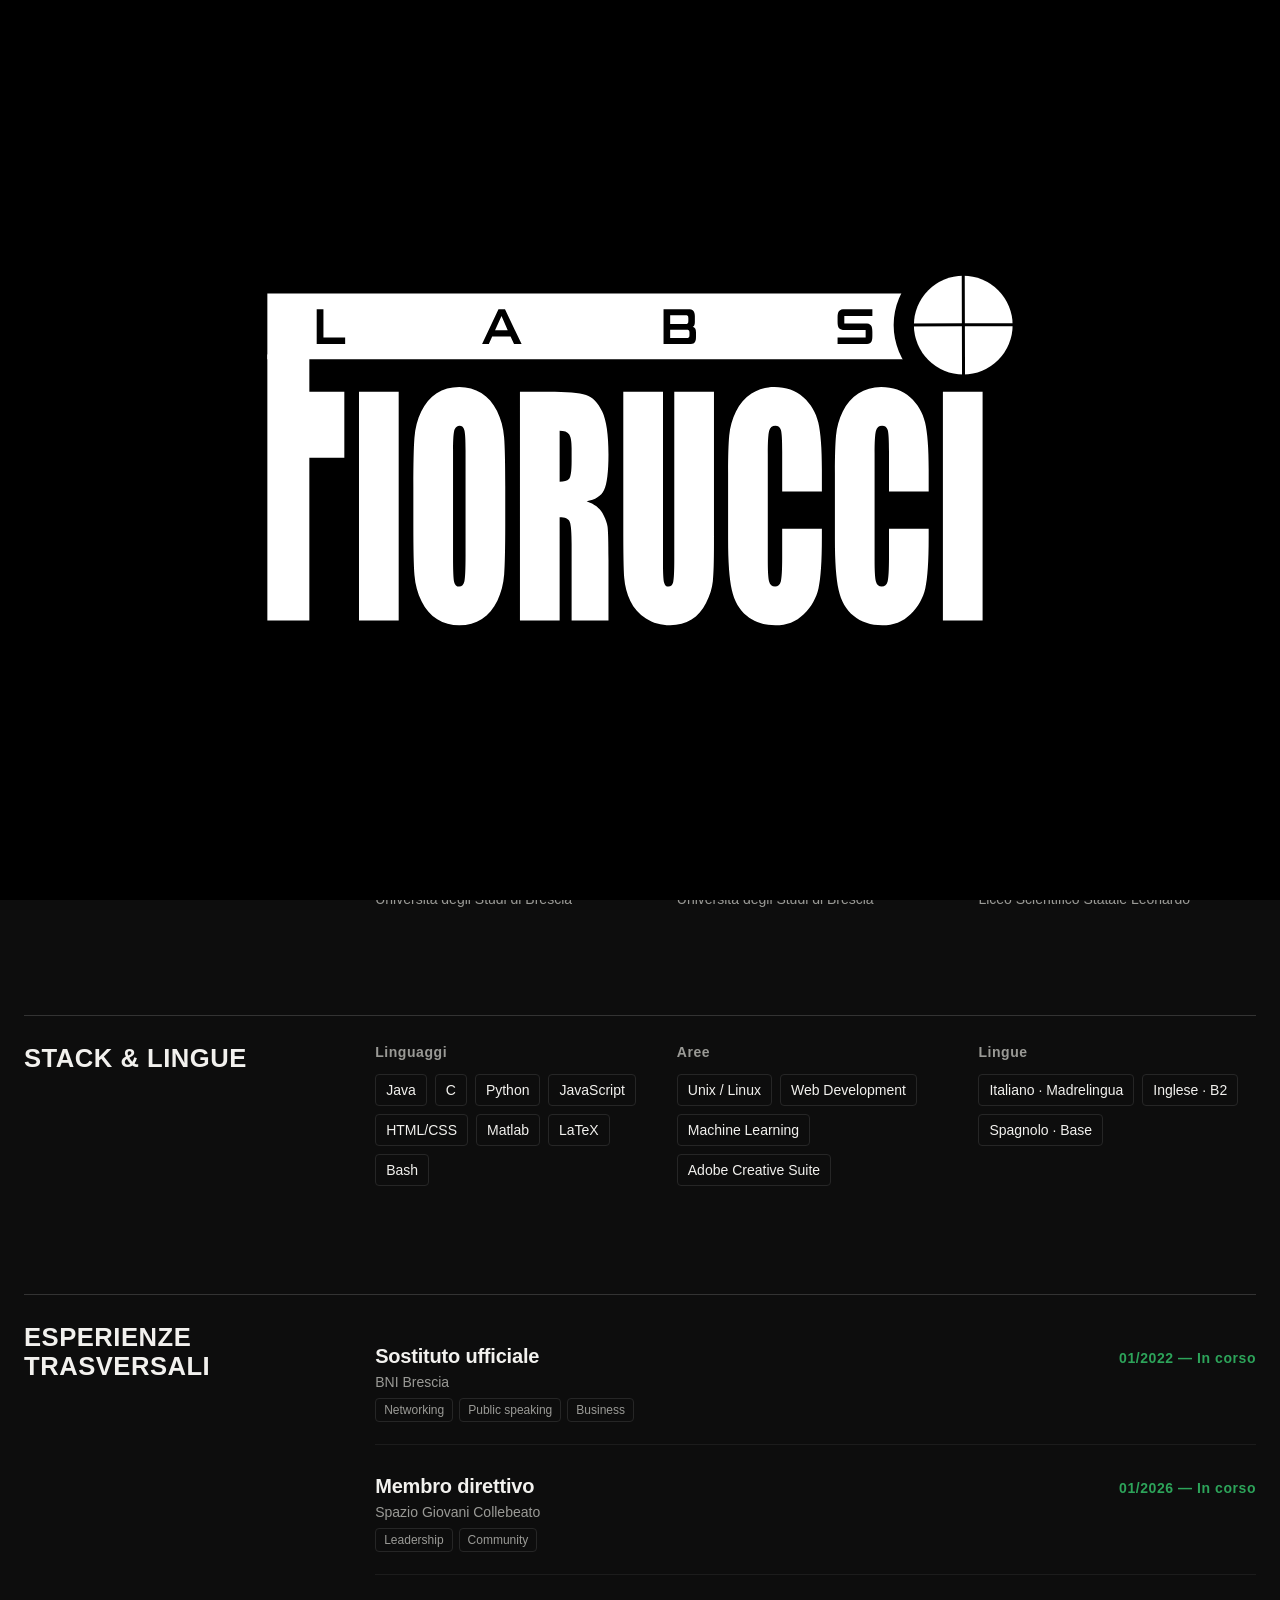
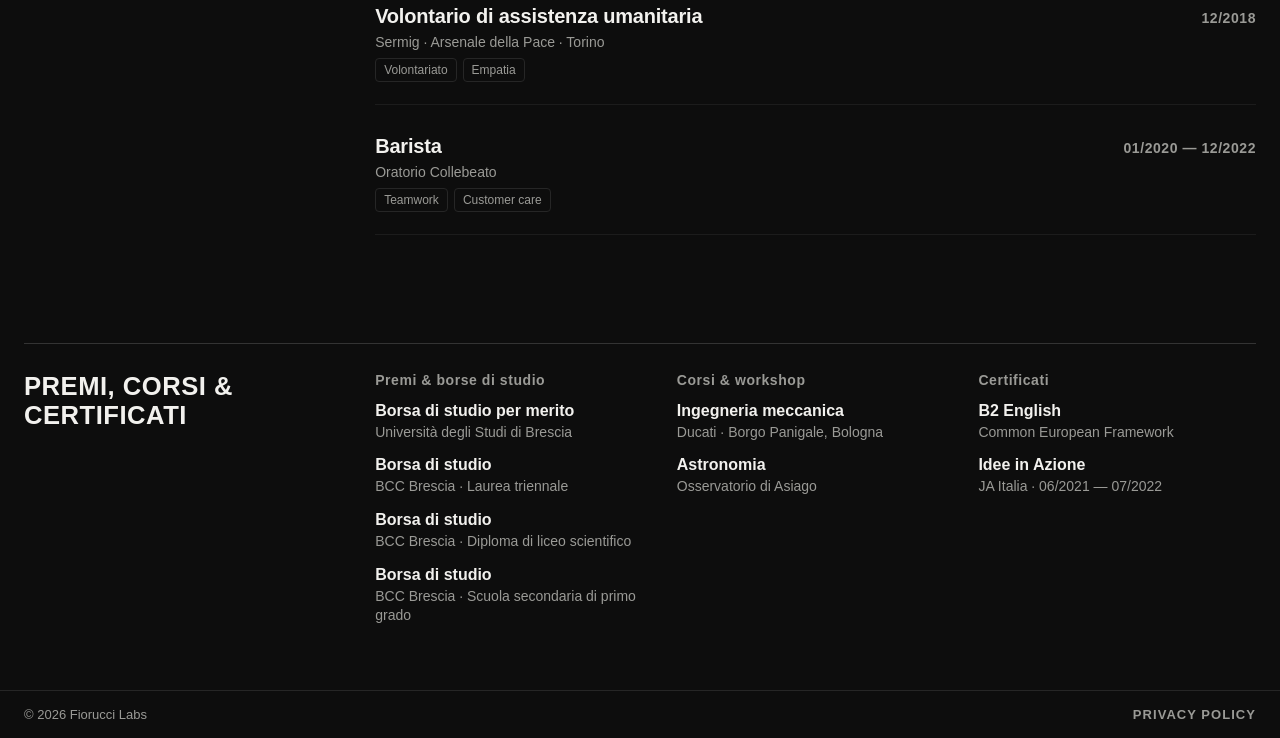
<file: index.html>
<!DOCTYPE html>
<html lang="it">
<head>
<meta charset="utf-8">
<meta name="viewport" content="width=device-width, initial-scale=1">
<title>Gabriele Fiorucci — Percorso | Fiorucci Labs</title>
<meta name="description" content="Esperienza, formazione e competenze di Gabriele Fiorucci, sviluppatore e studente di Ingegneria Informatica a Brescia.">
<link rel="canonical" href="https://gabrielefiorucci03.github.io/">
<link rel="alternate" hreflang="it" href="https://gabrielefiorucci03.github.io/">
<link rel="alternate" hreflang="en" href="https://gabrielefiorucci03.github.io/en/">
<link rel="alternate" hreflang="x-default" href="https://gabrielefiorucci03.github.io/">
<script type="application/ld+json">{"@context":"https://schema.org","@type":"ProfilePage","url":"https://gabrielefiorucci03.github.io/","inLanguage":"it","mainEntity":{"@type":"Person","@id":"https://fioruccilabs.com/#person","name":"Gabriele Fiorucci","url":"https://fioruccilabs.com/"}}</script>
<meta property="og:type" content="website">
<meta property="og:site_name" content="Fiorucci Labs">
<meta property="og:title" content="Gabriele Fiorucci — Percorso | Fiorucci Labs">
<meta property="og:description" content="Esperienza, formazione e competenze di Gabriele Fiorucci, sviluppatore e studente di Ingegneria Informatica a Brescia.">
<meta property="og:url" content="https://gabrielefiorucci03.github.io/">
<meta property="og:image" content="https://fioruccilabs.com/og.png">
<meta property="og:image:width" content="1200">
<meta property="og:image:height" content="630">
<meta property="og:locale" content="it_IT">
<meta property="og:locale:alternate" content="en_US">
<meta name="twitter:card" content="summary_large_image">
<meta name="theme-color" content="#0d0d0d">
<meta name="color-scheme" content="dark">
<link rel="icon" href="/favicon.ico" sizes="32x32">
<link rel="icon" href="/favicon.svg" type="image/svg+xml">
<link rel="icon" href="/favicon-96.png" type="image/png" sizes="96x96">
<link rel="apple-touch-icon" href="/apple-touch-icon.png">
<link rel="stylesheet" href="/site.6a9d0fba7c.css">
<script>(function(r){r.classList.add('js');try{if(!sessionStorage.getItem('fiorucciIntroSeen')&&!matchMedia('(prefers-reduced-motion: reduce)').matches){r.classList.add('intro-pending');setTimeout(function(){r.classList.remove('intro-pending')},4000)}}catch(e){}})(document.documentElement)</script>
<script src="/site.9d725d00a2.js" defer></script>
</head>
<body>
<a class="skip" href="#main">Salta al contenuto</a>
<div class="screen">
  <header class="hdr">
    <a class="logo" href="https://fioruccilabs.com/"><svg viewBox="0 0 102.3 49.1" role="img" aria-label="Fiorucci Labs"><defs><clipPath id="fllogom"><path clip-rule="evenodd" d="M-20 -20H122.3V69.1H-20ZM85.29299999999999 7.678A9.37 9.37 0 1 0 104.033 7.678A9.37 9.37 0 1 0 85.29299999999999 7.678ZM7.631 10.246 L11.461 10.246 L11.461 9.367 L8.538 9.367 L8.538 5.568 L7.631 5.568 ZM29.894 10.246 L30.801 10.246 L31.254 9.222 L33.725 9.222 L34.193 10.246 L35.213 10.246 L32.977 5.568 L32.100 5.568 Z M31.639 8.378 L32.508 6.475 L33.347 8.378 ZM54.318 10.246 L57.808 10.246 C58.405 10.246 58.685 9.992 58.685 9.339 L58.685 8.632 C58.685 8.233 58.549 7.998 58.247 7.916 C58.443 7.835 58.534 7.617 58.534 7.254 L58.534 6.475 C58.534 5.822 58.254 5.568 57.657 5.568 L54.318 5.568 Z M55.210 9.439 L57.401 9.439 C57.680 9.439 57.808 9.376 57.808 9.067 L57.808 8.687 C57.808 8.378 57.680 8.315 57.401 8.315 L55.210 8.315 Z M55.210 7.526 L57.249 7.526 C57.529 7.526 57.657 7.463 57.657 7.155 L57.657 6.747 C57.657 6.438 57.529 6.375 57.249 6.375 L55.210 6.375 ZM77.745 10.246 L81.462 10.246 C82.195 10.246 82.429 10.019 82.429 9.140 L82.429 8.578 C82.429 7.699 82.195 7.472 81.462 7.472 L78.652 7.472 L78.652 6.448 L82.429 6.448 L82.429 5.568 L78.712 5.568 C77.980 5.568 77.745 5.795 77.745 6.674 L77.745 7.236 C77.745 8.116 77.980 8.342 78.712 8.342 L81.523 8.342 L81.523 9.367 L77.745 9.367 Z"></path></clipPath><clipPath id="fllogoc"><rect x="-20" y="11.6" width="142.3" height="37.6"></rect></clipPath><clipPath id="fllogod"><path clip-rule="evenodd" d="M-20 -20H122.3V69.1H-20ZM94.466 -0.322L94.870 -0.322L94.882 7.448L102.663 7.436L102.663 7.840L94.882 7.852L94.894 15.678L94.490 15.678L94.478 7.852L86.663 7.864L86.663 7.460L94.478 7.448Z"></path></clipPath></defs><g clip-path="url(#fllogom)"><path d="M0.989 3.444H90.025V12.27H0.989Z" fill="#fff" transform="translate(0.989 0) scale(1 1) translate(-0.989 0)"></path></g><g fill="#fff" fill-rule="evenodd" opacity="0" display="none"><path d="M0.997 0 L4.827 0 L4.827 -0.879 L1.904 -0.879 L1.904 -4.678 L0.997 -4.678 Z" transform="translate(6.634 10.246)"></path><path d="M0.249 0 L1.156 0 L1.609 -1.024 L4.08 -1.024 L4.548 0 L5.568 0 L3.332 -4.678 L2.455 -4.678 Z M1.994 -1.868 L2.863 -3.771 L3.702 -1.868 Z" transform="translate(29.645 10.246)"></path><path d="M0.997 0 L4.487 0 C5.084 0 5.364 -0.254 5.364 -0.907 L5.364 -1.614 C5.364 -2.013 5.228 -2.248 4.926 -2.33 C5.122 -2.411 5.213 -2.629 5.213 -2.992 L5.213 -3.771 C5.213 -4.424 4.933 -4.678 4.336 -4.678 L0.997 -4.678 Z M1.889 -0.807 L4.08 -0.807 C4.359 -0.807 4.487 -0.87 4.487 -1.179 L4.487 -1.559 C4.487 -1.868 4.359 -1.931 4.08 -1.931 L1.889 -1.931 Z M1.889 -2.72 L3.928 -2.72 C4.208 -2.72 4.336 -2.783 4.336 -3.091 L4.336 -3.499 C4.336 -3.808 4.208 -3.871 3.928 -3.871 L1.889 -3.871 Z" transform="translate(53.321 10.246)"></path><path d="M0.755 0 L4.472 0 C5.205 0 5.439 -0.227 5.439 -1.106 L5.439 -1.668 C5.439 -2.547 5.205 -2.774 4.472 -2.774 L1.662 -2.774 L1.662 -3.798 L5.439 -3.798 L5.439 -4.678 L1.722 -4.678 C0.99 -4.678 0.755 -4.451 0.755 -3.572 L0.755 -3.01 C0.755 -2.13 0.99 -1.904 1.722 -1.904 L4.533 -1.904 L4.533 -0.879 L0.755 -0.879 Z" transform="translate(76.99 10.246)"></path></g><g clip-path="url(#fllogoc)" fill="#fff"><path d="M0.989 11.6V47.449H6.642V25.548H11.351V16.642H6.642V11.6Z" transform="translate(0 0)"></path><path d="M18.668 16.642H13.325V47.448H18.668Z" transform="translate(0 0)"></path><path d="M20.787 22.854C20.69 24.141 20.641 26.332 20.641 29.425L20.641 34.693C20.641 37.863 20.692 40.081 20.793 41.349C20.895 42.617 21.213 43.79 21.746 44.868C22.279 45.946 22.984 46.754 23.861 47.292C24.737 47.831 25.725 48.101 26.826 48.101C27.986 48.101 29.002 47.815 29.874 47.245C30.746 46.674 31.438 45.857 31.95 44.792C32.462 43.727 32.768 42.551 32.865 41.264C32.962 39.977 33.011 37.786 33.011 34.693L33.011 29.425C33.011 26.256 32.96 24.037 32.858 22.769C32.757 21.501 32.439 20.328 31.906 19.251C31.372 18.173 30.668 17.365 29.791 16.826C28.915 16.287 27.927 16.017 26.826 16.017C25.666 16.017 24.65 16.303 23.778 16.873C22.906 17.444 22.214 18.262 21.702 19.327C21.189 20.392 20.885 21.567 20.787 22.854M25.984 24.579C25.984 22.995 26.058 22.041 26.207 21.718C26.356 21.395 26.571 21.233 26.852 21.233C27.183 21.233 27.402 21.433 27.509 21.832C27.615 22.231 27.668 23.147 27.668 24.579L27.668 38.721C27.668 40.534 27.617 41.681 27.515 42.162C27.413 42.644 27.179 42.885 26.813 42.885C26.456 42.885 26.228 42.676 26.13 42.257C26.033 41.839 25.984 40.737 25.984 38.95Z" transform="translate(0 0)"></path><path d="M38.768 16.642L34.99 16.642L34.99 47.449L40.333 47.449L40.333 33.567C41.063 33.567 41.514 33.763 41.687 34.156C41.859 34.549 41.945 35.57 41.945 37.218L41.945 47.449L46.907 47.449L46.907 39.331C46.907 36.847 46.863 35.329 46.774 34.778C46.685 34.227 46.459 33.622 46.095 32.963C45.732 32.304 45.022 31.778 43.965 31.385C45.132 31.22 45.914 30.725 46.311 29.899C46.708 29.074 46.907 27.461 46.907 25.061C46.907 22.433 46.626 20.518 46.064 19.318C45.502 18.118 44.775 17.372 43.883 17.08C42.992 16.788 41.286 16.642 38.768 16.642M40.333 21.912C40.946 21.912 41.367 22.065 41.598 22.371C41.829 22.676 41.945 23.319 41.945 24.299L41.945 25.998C41.945 27.36 41.825 28.165 41.586 28.413C41.346 28.661 40.929 28.785 40.333 28.785Z" transform="translate(0 0)"></path><path d="M54.244 16.642L48.901 16.642L48.901 34.874C48.901 38.35 48.943 40.631 49.028 41.716C49.112 42.801 49.387 43.831 49.851 44.808C50.316 45.785 51.018 46.578 51.956 47.187C52.893 47.796 53.975 48.101 55.201 48.101C56.308 48.101 57.269 47.843 58.084 47.33C58.9 46.816 59.557 46.061 60.055 45.065C60.554 44.069 60.854 43.099 60.955 42.153C61.057 41.208 61.107 39.568 61.107 37.234L61.107 16.642L55.765 16.642L55.765 39.345C55.765 40.88 55.716 41.854 55.62 42.266C55.524 42.679 55.308 42.885 54.973 42.885C54.679 42.885 54.484 42.698 54.388 42.323C54.292 41.949 54.244 41.09 54.244 39.745Z" transform="translate(0 0)"></path><path d="M63.161 22.531C63.059 23.641 63.009 25.305 63.009 27.523L63.009 36.518C63.009 39.536 63.173 41.796 63.503 43.299C63.833 44.801 64.506 45.977 65.521 46.826C66.535 47.676 67.825 48.101 69.39 48.101C70.896 48.101 72.162 47.599 73.19 46.597C74.217 45.594 74.881 44.426 75.181 43.093C75.482 41.76 75.632 39.501 75.632 36.315L75.632 35.115L70.289 35.115L70.289 38.981C70.289 40.669 70.228 41.742 70.105 42.199C69.983 42.656 69.723 42.885 69.326 42.885C68.913 42.885 68.647 42.657 68.528 42.2C68.41 41.745 68.351 40.769 68.351 39.273L68.351 24.978C68.351 23.419 68.41 22.406 68.528 21.937C68.647 21.468 68.925 21.233 69.365 21.233C69.753 21.233 70.004 21.427 70.118 21.813C70.232 22.199 70.289 23.172 70.289 24.73L70.289 30.089L75.632 30.089L75.632 27.161C75.632 24.283 75.471 22.163 75.15 20.8C74.828 19.437 74.156 18.299 73.132 17.387C72.109 16.474 70.811 16.017 69.238 16.017C68.079 16.017 67.053 16.312 66.161 16.902C65.269 17.492 64.571 18.3 64.068 19.327C63.565 20.354 63.262 21.422 63.161 22.531" transform="translate(0 0)"></path><path d="M77.537 22.531C77.435 23.641 77.385 25.305 77.385 27.523L77.385 36.518C77.385 39.536 77.549 41.796 77.879 43.299C78.209 44.801 78.881 45.977 79.897 46.826C80.911 47.676 82.201 48.101 83.766 48.101C85.271 48.101 86.538 47.599 87.566 46.597C88.593 45.594 89.257 44.426 89.557 43.093C89.857 41.76 90.008 39.501 90.008 36.315L90.008 35.115L84.665 35.115L84.665 38.981C84.665 40.669 84.604 41.742 84.481 42.199C84.359 42.656 84.099 42.885 83.702 42.885C83.289 42.885 83.023 42.657 82.904 42.2C82.786 41.745 82.727 40.769 82.727 39.273L82.727 24.978C82.727 23.419 82.786 22.406 82.904 21.937C83.023 21.468 83.301 21.233 83.741 21.233C84.129 21.233 84.38 21.427 84.494 21.813C84.608 22.199 84.665 23.172 84.665 24.73L84.665 30.089L90.008 30.089L90.008 27.161C90.008 24.283 89.847 22.163 89.526 20.8C89.204 19.437 88.532 18.299 87.508 17.387C86.485 16.474 85.187 16.017 83.614 16.017C82.455 16.017 81.429 16.312 80.537 16.902C79.645 17.492 78.947 18.3 78.444 19.327C77.941 20.354 77.638 21.422 77.537 22.531" transform="translate(0 0)"></path><path d="M97.266 16.642H91.923V47.448H97.266Z" transform="translate(0 0)"></path></g><g transform="translate(94.663 7.678) scale(1) translate(-94.663 -7.678)"><circle cx="94.663" cy="7.678" r="6.646" fill="#fff" clip-path="url(#fllogod)"></circle></g></svg></a>
    <div class="hdr-desk" data-desk>
      <nav class="nav"><a href="https://fioruccilabs.com/lavori/">LAVORI</a><a href="https://fioruccilabs.com/progetti/">PROGETTI</a><a href="https://fioruccilabs.com/contatti/">CONTATTI</a></nav>
      <details class="dd lang">
        <summary><span class="sr-only">Lingua: </span><span>IT</span><span class="caret" aria-hidden="true">▼</span></summary>
        <div class="dd-menu"><a class="lang-opt" href="/en/" hreflang="en" lang="en"><span>English</span><span class="code">EN</span></a><a class="lang-opt" href="/" hreflang="it" lang="it" aria-current="true"><span>Italiano</span><span class="code">IT</span></a></div>
      </details>
    </div>
    <details class="dd mm" data-mob>
      <summary><span class="sr-only">Menu · Lingua: </span><span>IT</span><span class="burger" aria-hidden="true"><span></span><span></span><span></span></span></summary>
      <div class="dd-menu">
        <nav class="mm-nav"><a href="https://fioruccilabs.com/lavori/">LAVORI</a><a href="https://fioruccilabs.com/progetti/">PROGETTI</a><a href="https://fioruccilabs.com/contatti/">CONTATTI</a></nav>
        <div class="mm-sep"></div>
        <div aria-label="Lingua"><a class="lang-opt" href="/en/" hreflang="en" lang="en"><span>English</span><span class="code">EN</span></a><a class="lang-opt" href="/" hreflang="it" lang="it" aria-current="true"><span>Italiano</span><span class="code">IT</span></a></div>
        <div class="mm-sep"></div>
        <a class="mm-pv" href="https://fioruccilabs.com/privacy/">PRIVACY POLICY</a>
        <span class="mm-copy">© 2026 Fiorucci Labs</span>
      </div>
    </details>
  </header>
  <main id="main">
    <section class="sec about">
      <div class="ab-top"><div>
        <div class="ab-id"><img class="ab-photo" src="/gabriele-fiorucci.webp" width="120" height="120" alt="Foto di Gabriele Fiorucci"><h1 class="big">Gabriele Fiorucci</h1></div>
        <div class="ab-links"><a href="mailto:info@fioruccilabs.com">EMAIL ↗</a><a href="https://github.com/GabrieleFiorucci03" target="_blank" rel="noopener">GITHUB ↗</a><a href="https://linkedin.com/in/gabriele-fiorucci-063081251" target="_blank" rel="noopener">LINKEDIN ↗</a></div>
      </div></div>
      <div class="ab-sec">
        <h2>ESPERIENZA</h2>
        <div class="ab-body rows"><div class="row"><div class="who"><span class="role">Sviluppatore freelance</span><span class="org">Programmazione · Brescia, Italia</span></div><span class="date now">06/2024 — In corso</span></div><div class="row"><div class="who"><span class="role">STEM Tutor</span><span class="org">Tutoring · Brescia, Italia</span></div><span class="date now">06/2022 — In corso</span></div><div class="row"><div class="who"><span class="role">Tipografo</span><span class="org">Tipografia Fiorucci · Collebeato, Italia</span></div><span class="date now">01/2018 — In corso</span></div></div>
      </div>
      <div class="ab-sec">
        <h2>FORMAZIONE</h2>
        <div class="ab-body"><div class="ab-grid"><div class="edu"><span class="role">Laurea magistrale</span><span class="date now">09/2025 — In corso</span><span class="field">Ingegneria Informatica</span><span class="org">Università degli Studi di Brescia</span></div><div class="edu"><span class="role">Laurea triennale</span><span class="date">09/2022 — 10/2025</span><span class="field">Ingegneria Informatica</span><span class="org">Università degli Studi di Brescia</span></div><div class="edu"><span class="role">Diploma di maturità</span><span class="date">09/2017 — 07/2022</span><span class="field">Liceo scientifico</span><span class="org">Liceo Scientifico Statale Leonardo</span></div></div></div>
      </div>
      <div class="ab-sec">
        <h2>STACK & LINGUE</h2>
        <div class="ab-body"><div class="ab-grid"><div class="grp-col"><span class="lbl">Linguaggi</span><div class="chips"><span>Java</span><span>C</span><span>Python</span><span>JavaScript</span><span>HTML/CSS</span><span>Matlab</span><span>LaTeX</span><span>Bash</span></div></div><div class="grp-col"><span class="lbl">Aree</span><div class="chips"><span>Unix / Linux</span><span>Web Development</span><span>Machine Learning</span><span>Adobe Creative Suite</span></div></div><div class="grp-col"><span class="lbl">Lingue</span><div class="chips"><span>Italiano · Madrelingua</span><span>Inglese · B2</span><span>Spagnolo · Base</span></div></div></div></div>
      </div>
      <div class="ab-sec">
        <h2>ESPERIENZE TRASVERSALI</h2>
        <div class="ab-body rows"><div class="row"><div class="who"><span class="role">Sostituto ufficiale</span><span class="org">BNI Brescia</span></div><span class="date now">01/2022 — In corso</span><div class="row-tags"><span>Networking</span><span>Public speaking</span><span>Business</span></div></div><div class="row"><div class="who"><span class="role">Membro direttivo</span><span class="org">Spazio Giovani Collebeato</span></div><span class="date now">01/2026 — In corso</span><div class="row-tags"><span>Leadership</span><span>Community</span></div></div><div class="row"><div class="who"><span class="role">Volontario di assistenza umanitaria</span><span class="org">Sermig · Arsenale della Pace · Torino</span></div><span class="date">12/2018</span><div class="row-tags"><span>Volontariato</span><span>Empatia</span></div></div><div class="row"><div class="who"><span class="role">Barista</span><span class="org">Oratorio Collebeato</span></div><span class="date">01/2020 — 12/2022</span><div class="row-tags"><span>Teamwork</span><span>Customer care</span></div></div></div>
      </div>
      <div class="ab-sec">
        <h2>PREMI, CORSI & CERTIFICATI</h2>
        <div class="ab-body"><div class="ab-grid"><div class="grp-col"><span class="lbl">Premi &amp; borse di studio</span><div class="award"><span class="t">Borsa di studio per merito</span><span class="d">Università degli Studi di Brescia</span></div><div class="award"><span class="t">Borsa di studio</span><span class="d">BCC Brescia · Laurea triennale</span></div><div class="award"><span class="t">Borsa di studio</span><span class="d">BCC Brescia · Diploma di liceo scientifico</span></div><div class="award"><span class="t">Borsa di studio</span><span class="d">BCC Brescia · Scuola secondaria di primo grado</span></div></div><div class="grp-col"><span class="lbl">Corsi &amp; workshop</span><div class="award"><span class="t">Ingegneria meccanica</span><span class="d">Ducati · Borgo Panigale, Bologna</span></div><div class="award"><span class="t">Astronomia</span><span class="d">Osservatorio di Asiago</span></div></div><div class="grp-col"><span class="lbl">Certificati</span><div class="award"><span class="t">B2 English</span><span class="d">Common European Framework</span></div><div class="award"><span class="t">Idee in Azione</span><span class="d">JA Italia · 06/2021 — 07/2022</span></div></div></div></div>
      </div>
    </section>
  </main>
</div>
<footer class="ftr" data-desk>
  <span>© 2026 Fiorucci Labs</span>
  <a href="https://fioruccilabs.com/privacy/">PRIVACY POLICY</a>
</footer>
</body>
</html>
</file>
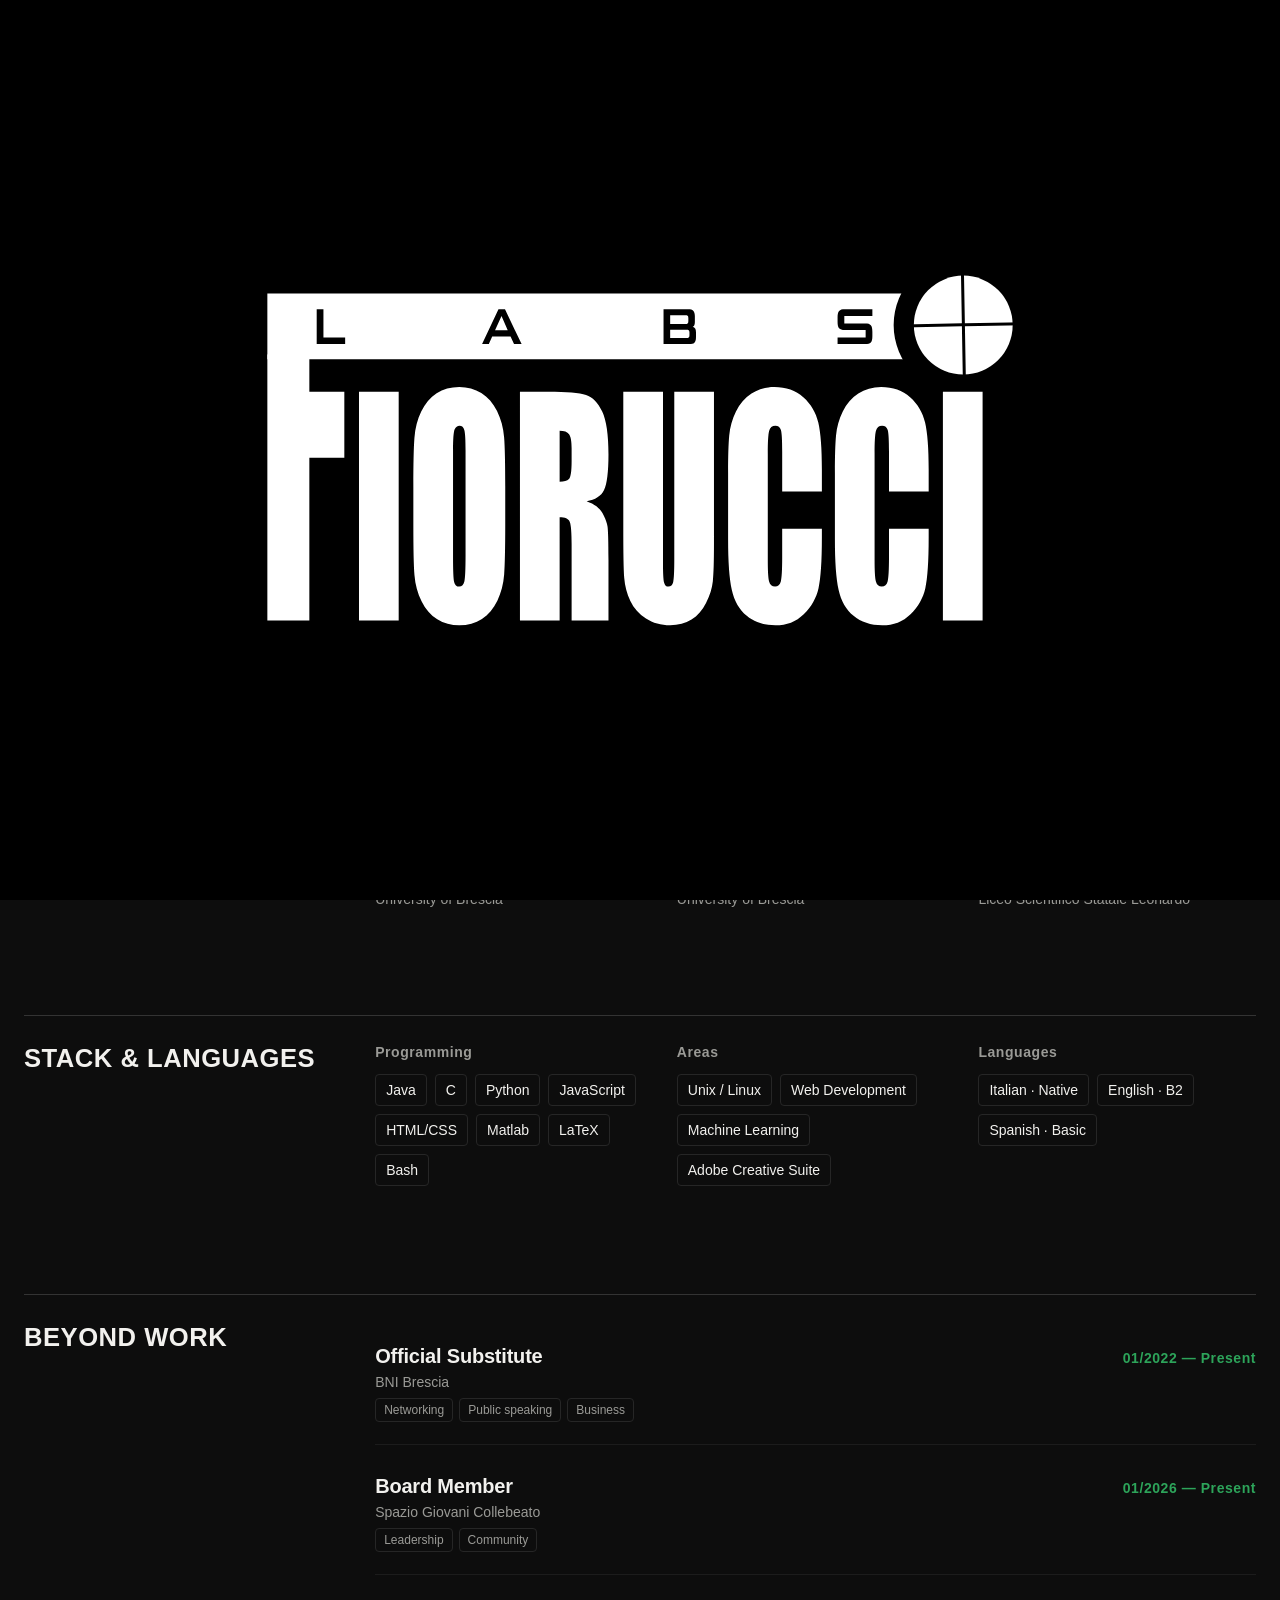
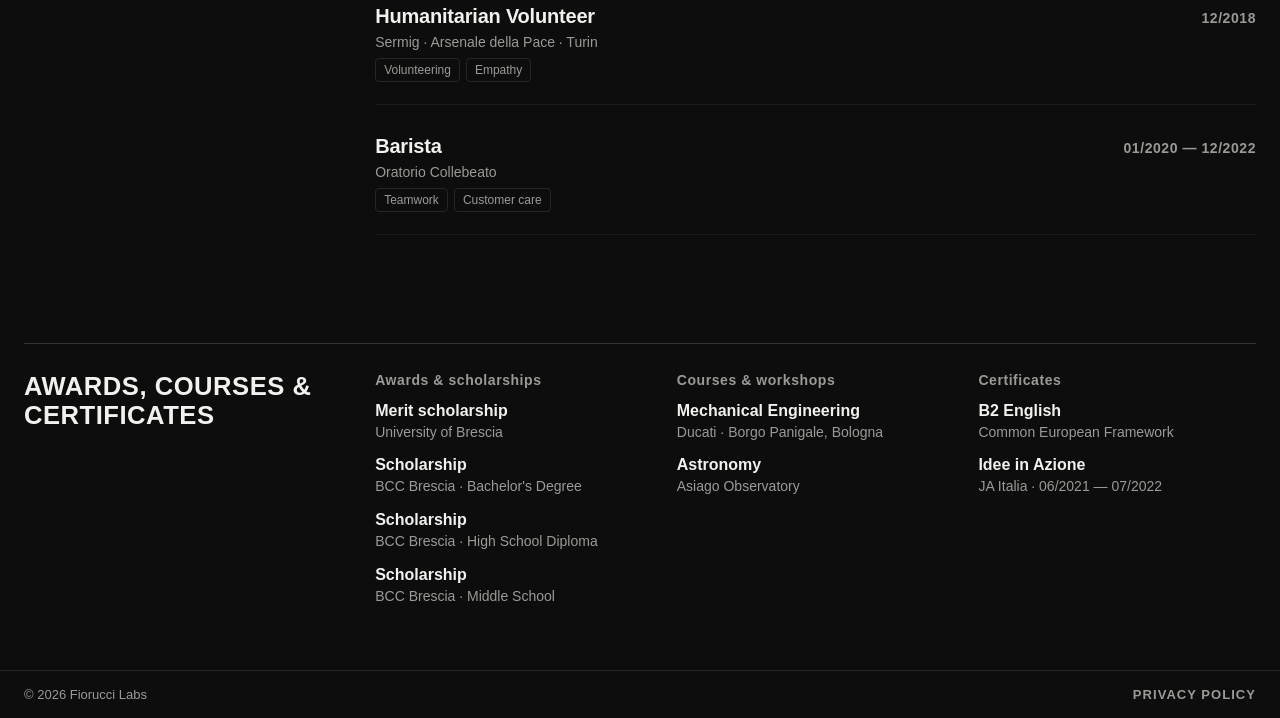
<file: en/index.html>
<!DOCTYPE html>
<html lang="en">
<head>
<meta charset="utf-8">
<meta name="viewport" content="width=device-width, initial-scale=1">
<title>Gabriele Fiorucci — About | Fiorucci Labs</title>
<meta name="description" content="Experience, education and skills of Gabriele Fiorucci, software developer and computer engineering student in Brescia, Italy.">
<link rel="canonical" href="https://gabrielefiorucci03.github.io/en/">
<link rel="alternate" hreflang="it" href="https://gabrielefiorucci03.github.io/">
<link rel="alternate" hreflang="en" href="https://gabrielefiorucci03.github.io/en/">
<link rel="alternate" hreflang="x-default" href="https://gabrielefiorucci03.github.io/">
<script type="application/ld+json">{"@context":"https://schema.org","@type":"ProfilePage","url":"https://gabrielefiorucci03.github.io/en/","inLanguage":"en","mainEntity":{"@type":"Person","@id":"https://fioruccilabs.com/#person","name":"Gabriele Fiorucci","url":"https://fioruccilabs.com/"}}</script>
<meta property="og:type" content="website">
<meta property="og:site_name" content="Fiorucci Labs">
<meta property="og:title" content="Gabriele Fiorucci — About | Fiorucci Labs">
<meta property="og:description" content="Experience, education and skills of Gabriele Fiorucci, software developer and computer engineering student in Brescia, Italy.">
<meta property="og:url" content="https://gabrielefiorucci03.github.io/en/">
<meta property="og:image" content="https://fioruccilabs.com/og.png">
<meta property="og:image:width" content="1200">
<meta property="og:image:height" content="630">
<meta property="og:locale" content="en_US">
<meta property="og:locale:alternate" content="it_IT">
<meta name="twitter:card" content="summary_large_image">
<meta name="theme-color" content="#0d0d0d">
<meta name="color-scheme" content="dark">
<link rel="icon" href="/favicon.ico" sizes="32x32">
<link rel="icon" href="/favicon.svg" type="image/svg+xml">
<link rel="icon" href="/favicon-96.png" type="image/png" sizes="96x96">
<link rel="apple-touch-icon" href="/apple-touch-icon.png">
<link rel="stylesheet" href="/site.6a9d0fba7c.css">
<script>(function(r){r.classList.add('js');try{if(!sessionStorage.getItem('fiorucciIntroSeen')&&!matchMedia('(prefers-reduced-motion: reduce)').matches){r.classList.add('intro-pending');setTimeout(function(){r.classList.remove('intro-pending')},4000)}}catch(e){}})(document.documentElement)</script>
<script src="/site.9d725d00a2.js" defer></script>
</head>
<body>
<a class="skip" href="#main">Skip to content</a>
<div class="screen">
  <header class="hdr">
    <a class="logo" href="https://fioruccilabs.com/en/"><svg viewBox="0 0 102.3 49.1" role="img" aria-label="Fiorucci Labs"><defs><clipPath id="fllogom"><path clip-rule="evenodd" d="M-20 -20H122.3V69.1H-20ZM85.29299999999999 7.678A9.37 9.37 0 1 0 104.033 7.678A9.37 9.37 0 1 0 85.29299999999999 7.678ZM7.631 10.246 L11.461 10.246 L11.461 9.367 L8.538 9.367 L8.538 5.568 L7.631 5.568 ZM29.894 10.246 L30.801 10.246 L31.254 9.222 L33.725 9.222 L34.193 10.246 L35.213 10.246 L32.977 5.568 L32.100 5.568 Z M31.639 8.378 L32.508 6.475 L33.347 8.378 ZM54.318 10.246 L57.808 10.246 C58.405 10.246 58.685 9.992 58.685 9.339 L58.685 8.632 C58.685 8.233 58.549 7.998 58.247 7.916 C58.443 7.835 58.534 7.617 58.534 7.254 L58.534 6.475 C58.534 5.822 58.254 5.568 57.657 5.568 L54.318 5.568 Z M55.210 9.439 L57.401 9.439 C57.680 9.439 57.808 9.376 57.808 9.067 L57.808 8.687 C57.808 8.378 57.680 8.315 57.401 8.315 L55.210 8.315 Z M55.210 7.526 L57.249 7.526 C57.529 7.526 57.657 7.463 57.657 7.155 L57.657 6.747 C57.657 6.438 57.529 6.375 57.249 6.375 L55.210 6.375 ZM77.745 10.246 L81.462 10.246 C82.195 10.246 82.429 10.019 82.429 9.140 L82.429 8.578 C82.429 7.699 82.195 7.472 81.462 7.472 L78.652 7.472 L78.652 6.448 L82.429 6.448 L82.429 5.568 L78.712 5.568 C77.980 5.568 77.745 5.795 77.745 6.674 L77.745 7.236 C77.745 8.116 77.980 8.342 78.712 8.342 L81.523 8.342 L81.523 9.367 L77.745 9.367 Z"></path></clipPath><clipPath id="fllogoc"><rect x="-20" y="11.6" width="142.3" height="37.6"></rect></clipPath><clipPath id="fllogod"><path clip-rule="evenodd" d="M-20 -20H122.3V69.1H-20ZM94.466 -0.322L94.870 -0.322L94.882 7.448L102.663 7.436L102.663 7.840L94.882 7.852L94.894 15.678L94.490 15.678L94.478 7.852L86.663 7.864L86.663 7.460L94.478 7.448Z"></path></clipPath></defs><g clip-path="url(#fllogom)"><path d="M0.989 3.444H90.025V12.27H0.989Z" fill="#fff" transform="translate(0.989 0) scale(1 1) translate(-0.989 0)"></path></g><g fill="#fff" fill-rule="evenodd" opacity="0" display="none"><path d="M0.997 0 L4.827 0 L4.827 -0.879 L1.904 -0.879 L1.904 -4.678 L0.997 -4.678 Z" transform="translate(6.634 10.246)"></path><path d="M0.249 0 L1.156 0 L1.609 -1.024 L4.08 -1.024 L4.548 0 L5.568 0 L3.332 -4.678 L2.455 -4.678 Z M1.994 -1.868 L2.863 -3.771 L3.702 -1.868 Z" transform="translate(29.645 10.246)"></path><path d="M0.997 0 L4.487 0 C5.084 0 5.364 -0.254 5.364 -0.907 L5.364 -1.614 C5.364 -2.013 5.228 -2.248 4.926 -2.33 C5.122 -2.411 5.213 -2.629 5.213 -2.992 L5.213 -3.771 C5.213 -4.424 4.933 -4.678 4.336 -4.678 L0.997 -4.678 Z M1.889 -0.807 L4.08 -0.807 C4.359 -0.807 4.487 -0.87 4.487 -1.179 L4.487 -1.559 C4.487 -1.868 4.359 -1.931 4.08 -1.931 L1.889 -1.931 Z M1.889 -2.72 L3.928 -2.72 C4.208 -2.72 4.336 -2.783 4.336 -3.091 L4.336 -3.499 C4.336 -3.808 4.208 -3.871 3.928 -3.871 L1.889 -3.871 Z" transform="translate(53.321 10.246)"></path><path d="M0.755 0 L4.472 0 C5.205 0 5.439 -0.227 5.439 -1.106 L5.439 -1.668 C5.439 -2.547 5.205 -2.774 4.472 -2.774 L1.662 -2.774 L1.662 -3.798 L5.439 -3.798 L5.439 -4.678 L1.722 -4.678 C0.99 -4.678 0.755 -4.451 0.755 -3.572 L0.755 -3.01 C0.755 -2.13 0.99 -1.904 1.722 -1.904 L4.533 -1.904 L4.533 -0.879 L0.755 -0.879 Z" transform="translate(76.99 10.246)"></path></g><g clip-path="url(#fllogoc)" fill="#fff"><path d="M0.989 11.6V47.449H6.642V25.548H11.351V16.642H6.642V11.6Z" transform="translate(0 0)"></path><path d="M18.668 16.642H13.325V47.448H18.668Z" transform="translate(0 0)"></path><path d="M20.787 22.854C20.69 24.141 20.641 26.332 20.641 29.425L20.641 34.693C20.641 37.863 20.692 40.081 20.793 41.349C20.895 42.617 21.213 43.79 21.746 44.868C22.279 45.946 22.984 46.754 23.861 47.292C24.737 47.831 25.725 48.101 26.826 48.101C27.986 48.101 29.002 47.815 29.874 47.245C30.746 46.674 31.438 45.857 31.95 44.792C32.462 43.727 32.768 42.551 32.865 41.264C32.962 39.977 33.011 37.786 33.011 34.693L33.011 29.425C33.011 26.256 32.96 24.037 32.858 22.769C32.757 21.501 32.439 20.328 31.906 19.251C31.372 18.173 30.668 17.365 29.791 16.826C28.915 16.287 27.927 16.017 26.826 16.017C25.666 16.017 24.65 16.303 23.778 16.873C22.906 17.444 22.214 18.262 21.702 19.327C21.189 20.392 20.885 21.567 20.787 22.854M25.984 24.579C25.984 22.995 26.058 22.041 26.207 21.718C26.356 21.395 26.571 21.233 26.852 21.233C27.183 21.233 27.402 21.433 27.509 21.832C27.615 22.231 27.668 23.147 27.668 24.579L27.668 38.721C27.668 40.534 27.617 41.681 27.515 42.162C27.413 42.644 27.179 42.885 26.813 42.885C26.456 42.885 26.228 42.676 26.13 42.257C26.033 41.839 25.984 40.737 25.984 38.95Z" transform="translate(0 0)"></path><path d="M38.768 16.642L34.99 16.642L34.99 47.449L40.333 47.449L40.333 33.567C41.063 33.567 41.514 33.763 41.687 34.156C41.859 34.549 41.945 35.57 41.945 37.218L41.945 47.449L46.907 47.449L46.907 39.331C46.907 36.847 46.863 35.329 46.774 34.778C46.685 34.227 46.459 33.622 46.095 32.963C45.732 32.304 45.022 31.778 43.965 31.385C45.132 31.22 45.914 30.725 46.311 29.899C46.708 29.074 46.907 27.461 46.907 25.061C46.907 22.433 46.626 20.518 46.064 19.318C45.502 18.118 44.775 17.372 43.883 17.08C42.992 16.788 41.286 16.642 38.768 16.642M40.333 21.912C40.946 21.912 41.367 22.065 41.598 22.371C41.829 22.676 41.945 23.319 41.945 24.299L41.945 25.998C41.945 27.36 41.825 28.165 41.586 28.413C41.346 28.661 40.929 28.785 40.333 28.785Z" transform="translate(0 0)"></path><path d="M54.244 16.642L48.901 16.642L48.901 34.874C48.901 38.35 48.943 40.631 49.028 41.716C49.112 42.801 49.387 43.831 49.851 44.808C50.316 45.785 51.018 46.578 51.956 47.187C52.893 47.796 53.975 48.101 55.201 48.101C56.308 48.101 57.269 47.843 58.084 47.33C58.9 46.816 59.557 46.061 60.055 45.065C60.554 44.069 60.854 43.099 60.955 42.153C61.057 41.208 61.107 39.568 61.107 37.234L61.107 16.642L55.765 16.642L55.765 39.345C55.765 40.88 55.716 41.854 55.62 42.266C55.524 42.679 55.308 42.885 54.973 42.885C54.679 42.885 54.484 42.698 54.388 42.323C54.292 41.949 54.244 41.09 54.244 39.745Z" transform="translate(0 0)"></path><path d="M63.161 22.531C63.059 23.641 63.009 25.305 63.009 27.523L63.009 36.518C63.009 39.536 63.173 41.796 63.503 43.299C63.833 44.801 64.506 45.977 65.521 46.826C66.535 47.676 67.825 48.101 69.39 48.101C70.896 48.101 72.162 47.599 73.19 46.597C74.217 45.594 74.881 44.426 75.181 43.093C75.482 41.76 75.632 39.501 75.632 36.315L75.632 35.115L70.289 35.115L70.289 38.981C70.289 40.669 70.228 41.742 70.105 42.199C69.983 42.656 69.723 42.885 69.326 42.885C68.913 42.885 68.647 42.657 68.528 42.2C68.41 41.745 68.351 40.769 68.351 39.273L68.351 24.978C68.351 23.419 68.41 22.406 68.528 21.937C68.647 21.468 68.925 21.233 69.365 21.233C69.753 21.233 70.004 21.427 70.118 21.813C70.232 22.199 70.289 23.172 70.289 24.73L70.289 30.089L75.632 30.089L75.632 27.161C75.632 24.283 75.471 22.163 75.15 20.8C74.828 19.437 74.156 18.299 73.132 17.387C72.109 16.474 70.811 16.017 69.238 16.017C68.079 16.017 67.053 16.312 66.161 16.902C65.269 17.492 64.571 18.3 64.068 19.327C63.565 20.354 63.262 21.422 63.161 22.531" transform="translate(0 0)"></path><path d="M77.537 22.531C77.435 23.641 77.385 25.305 77.385 27.523L77.385 36.518C77.385 39.536 77.549 41.796 77.879 43.299C78.209 44.801 78.881 45.977 79.897 46.826C80.911 47.676 82.201 48.101 83.766 48.101C85.271 48.101 86.538 47.599 87.566 46.597C88.593 45.594 89.257 44.426 89.557 43.093C89.857 41.76 90.008 39.501 90.008 36.315L90.008 35.115L84.665 35.115L84.665 38.981C84.665 40.669 84.604 41.742 84.481 42.199C84.359 42.656 84.099 42.885 83.702 42.885C83.289 42.885 83.023 42.657 82.904 42.2C82.786 41.745 82.727 40.769 82.727 39.273L82.727 24.978C82.727 23.419 82.786 22.406 82.904 21.937C83.023 21.468 83.301 21.233 83.741 21.233C84.129 21.233 84.38 21.427 84.494 21.813C84.608 22.199 84.665 23.172 84.665 24.73L84.665 30.089L90.008 30.089L90.008 27.161C90.008 24.283 89.847 22.163 89.526 20.8C89.204 19.437 88.532 18.299 87.508 17.387C86.485 16.474 85.187 16.017 83.614 16.017C82.455 16.017 81.429 16.312 80.537 16.902C79.645 17.492 78.947 18.3 78.444 19.327C77.941 20.354 77.638 21.422 77.537 22.531" transform="translate(0 0)"></path><path d="M97.266 16.642H91.923V47.448H97.266Z" transform="translate(0 0)"></path></g><g transform="translate(94.663 7.678) scale(1) translate(-94.663 -7.678)"><circle cx="94.663" cy="7.678" r="6.646" fill="#fff" clip-path="url(#fllogod)"></circle></g></svg></a>
    <div class="hdr-desk" data-desk>
      <nav class="nav"><a href="https://fioruccilabs.com/en/works/">WORKS</a><a href="https://fioruccilabs.com/en/projects/">PROJECTS</a><a href="https://fioruccilabs.com/en/contact/">CONTACT</a></nav>
      <details class="dd lang">
        <summary><span class="sr-only">Language: </span><span>EN</span><span class="caret" aria-hidden="true">▼</span></summary>
        <div class="dd-menu"><a class="lang-opt" href="/en/" hreflang="en" lang="en" aria-current="true"><span>English</span><span class="code">EN</span></a><a class="lang-opt" href="/" hreflang="it" lang="it"><span>Italiano</span><span class="code">IT</span></a></div>
      </details>
    </div>
    <details class="dd mm" data-mob>
      <summary><span class="sr-only">Menu · Language: </span><span>EN</span><span class="burger" aria-hidden="true"><span></span><span></span><span></span></span></summary>
      <div class="dd-menu">
        <nav class="mm-nav"><a href="https://fioruccilabs.com/en/works/">WORKS</a><a href="https://fioruccilabs.com/en/projects/">PROJECTS</a><a href="https://fioruccilabs.com/en/contact/">CONTACT</a></nav>
        <div class="mm-sep"></div>
        <div aria-label="Language"><a class="lang-opt" href="/en/" hreflang="en" lang="en" aria-current="true"><span>English</span><span class="code">EN</span></a><a class="lang-opt" href="/" hreflang="it" lang="it"><span>Italiano</span><span class="code">IT</span></a></div>
        <div class="mm-sep"></div>
        <a class="mm-pv" href="https://fioruccilabs.com/en/privacy/">PRIVACY POLICY</a>
        <span class="mm-copy">© 2026 Fiorucci Labs</span>
      </div>
    </details>
  </header>
  <main id="main">
    <section class="sec about">
      <div class="ab-top"><div>
        <div class="ab-id"><img class="ab-photo" src="/gabriele-fiorucci.webp" width="120" height="120" alt="Photo of Gabriele Fiorucci"><h1 class="big">Gabriele Fiorucci</h1></div>
        <div class="ab-links"><a href="mailto:info@fioruccilabs.com">EMAIL ↗</a><a href="https://github.com/GabrieleFiorucci03" target="_blank" rel="noopener">GITHUB ↗</a><a href="https://linkedin.com/in/gabriele-fiorucci-063081251" target="_blank" rel="noopener">LINKEDIN ↗</a></div>
      </div></div>
      <div class="ab-sec">
        <h2>EXPERIENCE</h2>
        <div class="ab-body rows"><div class="row"><div class="who"><span class="role">Freelance Developer</span><span class="org">Software development · Brescia, Italy</span></div><span class="date now">06/2024 — Present</span></div><div class="row"><div class="who"><span class="role">STEM Tutor</span><span class="org">Tutoring · Brescia, Italy</span></div><span class="date now">06/2022 — Present</span></div><div class="row"><div class="who"><span class="role">Printer</span><span class="org">Tipografia Fiorucci · Collebeato, Italy</span></div><span class="date now">01/2018 — Present</span></div></div>
      </div>
      <div class="ab-sec">
        <h2>EDUCATION</h2>
        <div class="ab-body"><div class="ab-grid"><div class="edu"><span class="role">Master's Degree</span><span class="date now">09/2025 — Present</span><span class="field">Computer Engineering</span><span class="org">University of Brescia</span></div><div class="edu"><span class="role">Bachelor's Degree</span><span class="date">09/2022 — 10/2025</span><span class="field">Computer Engineering</span><span class="org">University of Brescia</span></div><div class="edu"><span class="role">High School Diploma</span><span class="date">09/2017 — 07/2022</span><span class="field">Scientific High School</span><span class="org">Liceo Scientifico Statale Leonardo</span></div></div></div>
      </div>
      <div class="ab-sec">
        <h2>STACK & LANGUAGES</h2>
        <div class="ab-body"><div class="ab-grid"><div class="grp-col"><span class="lbl">Programming</span><div class="chips"><span>Java</span><span>C</span><span>Python</span><span>JavaScript</span><span>HTML/CSS</span><span>Matlab</span><span>LaTeX</span><span>Bash</span></div></div><div class="grp-col"><span class="lbl">Areas</span><div class="chips"><span>Unix / Linux</span><span>Web Development</span><span>Machine Learning</span><span>Adobe Creative Suite</span></div></div><div class="grp-col"><span class="lbl">Languages</span><div class="chips"><span>Italian · Native</span><span>English · B2</span><span>Spanish · Basic</span></div></div></div></div>
      </div>
      <div class="ab-sec">
        <h2>BEYOND WORK</h2>
        <div class="ab-body rows"><div class="row"><div class="who"><span class="role">Official Substitute</span><span class="org">BNI Brescia</span></div><span class="date now">01/2022 — Present</span><div class="row-tags"><span>Networking</span><span>Public speaking</span><span>Business</span></div></div><div class="row"><div class="who"><span class="role">Board Member</span><span class="org">Spazio Giovani Collebeato</span></div><span class="date now">01/2026 — Present</span><div class="row-tags"><span>Leadership</span><span>Community</span></div></div><div class="row"><div class="who"><span class="role">Humanitarian Volunteer</span><span class="org">Sermig · Arsenale della Pace · Turin</span></div><span class="date">12/2018</span><div class="row-tags"><span>Volunteering</span><span>Empathy</span></div></div><div class="row"><div class="who"><span class="role">Barista</span><span class="org">Oratorio Collebeato</span></div><span class="date">01/2020 — 12/2022</span><div class="row-tags"><span>Teamwork</span><span>Customer care</span></div></div></div>
      </div>
      <div class="ab-sec">
        <h2>AWARDS, COURSES & CERTIFICATES</h2>
        <div class="ab-body"><div class="ab-grid"><div class="grp-col"><span class="lbl">Awards &amp; scholarships</span><div class="award"><span class="t">Merit scholarship</span><span class="d">University of Brescia</span></div><div class="award"><span class="t">Scholarship</span><span class="d">BCC Brescia · Bachelor's Degree</span></div><div class="award"><span class="t">Scholarship</span><span class="d">BCC Brescia · High School Diploma</span></div><div class="award"><span class="t">Scholarship</span><span class="d">BCC Brescia · Middle School</span></div></div><div class="grp-col"><span class="lbl">Courses &amp; workshops</span><div class="award"><span class="t">Mechanical Engineering</span><span class="d">Ducati · Borgo Panigale, Bologna</span></div><div class="award"><span class="t">Astronomy</span><span class="d">Asiago Observatory</span></div></div><div class="grp-col"><span class="lbl">Certificates</span><div class="award"><span class="t">B2 English</span><span class="d">Common European Framework</span></div><div class="award"><span class="t">Idee in Azione</span><span class="d">JA Italia · 06/2021 — 07/2022</span></div></div></div></div>
      </div>
    </section>
  </main>
</div>
<footer class="ftr" data-desk>
  <span>© 2026 Fiorucci Labs</span>
  <a href="https://fioruccilabs.com/en/privacy/">PRIVACY POLICY</a>
</footer>
</body>
</html>
</file>
<file: site.6a9d0fba7c.css>
/* Fiorucci Labs — site styles. Values carried over from the inline styles of the old "Intro Sito.dc.html". */
*{scrollbar-width:none;-ms-overflow-style:none}*::-webkit-scrollbar{display:none}
html{background:#0d0d0d;color-scheme:dark}
body{margin:0;background:#0d0d0d;font-family:Helvetica,Arial,sans-serif;color:#f2f1ee}
a{color:#f2f1ee}a:hover{color:#bbb}
h1,h2,h3{font-weight:inherit}
/* Text for screen readers and search engines only (e.g. the home <h1>, drawn as the CREATE lettering). */
.sr-only{position:absolute;width:1px;height:1px;padding:0;margin:-1px;overflow:hidden;clip:rect(0,0,0,0);white-space:nowrap;border:0}
.lead a{color:#2DA45A;text-decoration:none;border-bottom:1px solid #1F7A42}

/* Mobile (<=720px) swaps the desktop header and footer for the dropdown menu. */
[data-mob]{display:none}
@media (max-width:720px){[data-desk]{display:none!important}[data-mob]{display:block}}

/* Page frame: on the home the header and .fold (CREATE + gallery) fill the first screen and the "what is Fiorucci Labs"
   section follows below (--hdr is the header height); other pages scroll the document under a sticky header. */
.screen{min-height:100vh;display:flex;flex-direction:column}
main{flex:1;display:flex;flex-direction:column}
.fold{--hdr:86.6px;height:calc(100vh - var(--hdr));height:calc(100svh - var(--hdr));min-height:calc(520px - var(--hdr));flex-shrink:0;display:flex;flex-direction:column;overflow:hidden}

/* Header */
.hdr{display:flex;align-items:center;justify-content:space-between;gap:24px;padding:14px clamp(12px,2vw,24px);border-bottom:1px solid #262626;background:#0d0d0d}
.screen:not(.home) .hdr{position:sticky;top:0;z-index:30}
.logo{display:block;width:120px}
.logo svg{display:block;width:100%;height:auto;overflow:visible}
.hdr-desk{display:flex;align-items:center;flex-wrap:wrap;justify-content:flex-end;gap:10px 28px}
.nav{display:flex;flex-wrap:wrap;gap:4px 24px}
.nav a{font-size:14px;font-weight:600;letter-spacing:0.08em;color:#9a9a96;text-decoration:none;padding:8px 0;border-bottom:2px solid transparent}
.nav a:hover{color:#f2f1ee;text-decoration:none}
.nav a[aria-current=page]{color:#f2f1ee;border-bottom-color:#1F7A42}

/* Dropdowns (language on desktop, full menu on mobile) are <details>, so they open even without JS. */
.dd{position:relative}
.dd>summary{list-style:none;display:flex;align-items:center;gap:8px;background:transparent;color:#f2f1ee;border:1px solid #444;border-radius:4px;padding:10px 12px;font-family:ui-monospace,Menlo,monospace;font-size:13px;letter-spacing:0.06em;cursor:pointer}
.dd>summary::-webkit-details-marker{display:none}
.dd>summary:hover{border-color:#f2f1ee}
.caret{font-size:9px;color:#9a9a96}
.dd-menu{position:absolute;right:0;top:calc(100% + 6px);min-width:150px;background:#161616;border:1px solid #262626;border-radius:4px;padding:4px;display:flex;flex-direction:column;z-index:10}
.lang-opt{display:flex;justify-content:space-between;align-items:center;gap:12px;color:#f2f1ee;border-radius:3px;padding:9px 10px;font-size:14px;text-decoration:none}
.lang-opt:hover{background:#222;color:#f2f1ee;text-decoration:none}
.lang-opt[aria-current=true]{background:#1f1f1f}
.lang-opt .code{font-family:ui-monospace,Menlo,monospace;font-size:12px;color:#9a9a96}
.lang-opt[aria-current=true] .code{color:#2DA45A}

.mm>summary{gap:10px}
.burger{display:flex;flex-direction:column;gap:4px;width:18px}
.burger span{height:2px;background:#f2f1ee;transition:transform 200ms ease,opacity 200ms ease}
.mm[open] .burger span:nth-child(1){transform:translateY(6px) rotate(45deg)}
.mm[open] .burger span:nth-child(2){opacity:0}
.mm[open] .burger span:nth-child(3){transform:translateY(-6px) rotate(-45deg)}
.mm .dd-menu{top:calc(100% + 8px);width:min(260px,calc(100vw - 24px));padding:6px;z-index:20;box-sizing:border-box}
.mm-nav{display:flex;flex-direction:column}
.mm-nav a,.mm-pv{display:block;font-size:15px;font-weight:600;letter-spacing:0.08em;color:#9a9a96;text-decoration:none;padding:14px 12px;border-left:2px solid transparent;border-radius:3px}
.mm-pv{font-size:13px;padding:12px}
.mm-nav a:hover,.mm-pv:hover{background:#222;color:#f2f1ee;text-decoration:none}
.mm-nav a[aria-current=page],.mm-pv[aria-current=page]{color:#f2f1ee;border-left-color:#1F7A42}
.mm .lang-opt{padding:12px;font-size:15px}
.mm-sep{height:1px;background:#262626;margin:6px 0}
.mm-copy{display:block;padding:4px 12px 8px;font-size:12px;color:#9a9a96}

/* Home */
.hero{flex:1;min-height:0;display:flex;align-items:center;justify-content:center;padding:clamp(28px,6vh,64px) clamp(12px,2vw,24px) 0}
.hero h1{margin:0;width:clamp(220px,40vw,660px);color:#f2f1ee;transition:transform 1000ms cubic-bezier(.2,.8,.2,1),opacity 800ms ease}
.hero svg{display:block;width:100%;height:auto;overflow:visible}
.band{position:relative;height:clamp(320px,68vh,820px);flex-shrink:0;overflow:hidden;user-select:none;-webkit-user-select:none;touch-action:pan-y;cursor:grab;transition:opacity 900ms ease 200ms}
.band canvas{position:absolute;inset:0;width:100%;height:100%;display:block}
.band-name{position:absolute;left:50%;bottom:14px;transform:translateX(-50%);font-size:15px;font-weight:600;letter-spacing:0.01em;color:#2DA45A;background:#0d0d0d;padding:6px 10px;pointer-events:none;white-space:nowrap;opacity:0;transition:opacity 250ms ease}
/* Phones only: a lower gallery band, matching its narrower strip of tiles (site.js), with CREATE right above it. */
@media (max-width:720px){.band{height:clamp(300px,44vh,440px)}.fold{justify-content:center}.hero{flex:0 0 auto;padding-bottom:clamp(8px,2vh,24px)}}
/* Home, below the gallery: opening line with buttons, what Fiorucci Labs makes, call to contact */
/* .sec.hab: beats the generic .sec padding and gap defined further down. */
.sec.hab{padding-top:clamp(128px,24vh,280px);padding-bottom:clamp(128px,22vh,240px);gap:clamp(160px,28vh,300px)}
.hab-open{display:flex;flex-direction:column;align-items:flex-start;gap:40px}
/* On one line: the size follows the screen width so it fits on phones too. */
.hab-h{margin:0;font-size:clamp(28px,9.2vw,96px);line-height:0.95;letter-spacing:-0.02em;font-weight:700;white-space:nowrap}
.hab-cta{display:flex;flex-wrap:wrap;gap:12px 16px;padding-top:24px}
.hab .send{display:inline-block;text-decoration:none}
.hab .send:hover{color:#0d0d0d}
.hab-svc{margin:0;padding:0;list-style:none;display:grid;grid-template-columns:repeat(auto-fit,minmax(min(100%,260px),1fr));gap:96px clamp(32px,4vw,64px)}
.hab-svc li{display:flex;flex-direction:column;gap:20px}
.hab-icon{width:44px;height:44px;color:#2DA45A;margin-bottom:8px}
.hab-svc h3{margin:0;font-size:clamp(22px,2.2vw,28px);font-weight:700;letter-spacing:-0.01em;color:#f2f1ee}
.hab-svc p{margin:0;font-size:17px;line-height:1.55;color:#d6d5d1;text-wrap:pretty}
.hab-svc h3+p{color:#f2f1ee}
.hab-ask{display:flex;flex-direction:column;align-items:flex-start;gap:40px}
/* The question lights up word by word as it scrolls into view (site.js adds .on); without JS it is simply white. */
.hab-ask-h{margin:0;font-size:clamp(36px,6vw,80px);line-height:1;letter-spacing:-0.02em;font-weight:700;text-wrap:balance}
.js .hab-ask-h span{color:#2a2a2a;transition:color 400ms ease}
.js .hab-ask-h span.on{color:#f2f1ee}
/* Entrance: with JS the hero and gallery start hidden and fade in after the intro (site.js adds .entered). */
.intro-pending .screen,.intro-pending .ftr{visibility:hidden}
.js .home:not(.entered) .hero h1{transform:translateY(10%) scale(0.96);opacity:0}
.js .home:not(.entered) .band{opacity:0}
/* Gallery sources: the WebGL canvas samples these videos; the links stay in the page for crawlers and keyboard users.
   Without JS or WebGL the tiles themselves are shown as a plain grid. */
html:not(.js) .tiles,.band.no-gl .tiles{opacity:1;pointer-events:auto}
.tiles a{display:flex;flex-direction:column;gap:6px;color:inherit;text-decoration:none}
.tiles{position:absolute;inset:0;margin:0;padding:16px;list-style:none;display:flex;align-items:center;justify-content:center;gap:12px;flex-wrap:wrap;box-sizing:border-box;background:#0d0d0d;opacity:0;pointer-events:none}
.tiles li{display:flex;flex-direction:column;gap:6px;width:clamp(120px,14vw,200px)}
.tiles .media{border:0;border-radius:0}
.tiles span{font-size:13px;color:#9a9a96}

/* Shared page blocks */
.sec{padding:clamp(28px,6vh,64px) clamp(12px,2vw,24px) 64px;display:flex;flex-direction:column;gap:clamp(40px,7vh,72px);max-width:1280px;width:100%;box-sizing:border-box;margin:0 auto}
.sec.wide{gap:clamp(48px,8vh,96px)}
.big{margin:0;font-size:clamp(40px,7vw,96px);line-height:0.95;letter-spacing:-0.02em;font-weight:700;text-wrap:balance}
.lead{margin:0;font-size:clamp(18px,1.6vw,22px);line-height:1.45;color:#f2f1ee;max-width:60ch;text-wrap:pretty}
.label{font-size:12px;font-weight:600;letter-spacing:0.08em;color:#9a9a96}
.media{position:relative;width:100%;aspect-ratio:4/3;overflow:hidden;border:1px solid #262626;border-radius:4px;background:repeating-linear-gradient(135deg,#171717 0 10px,#1b1b1b 10px 20px)}
.media video{position:absolute;inset:0;width:100%;height:100%;object-fit:cover;display:block;pointer-events:none;background:#0d0d0d}

/* Works / projects lists */
.grp{display:flex;flex-direction:column;gap:24px}
.grp-h{margin:0;padding-top:14px;border-top:1px solid #262626;font-size:14px;font-weight:600;letter-spacing:0.08em;color:#f2f1ee}
.cards{display:grid;grid-template-columns:repeat(auto-fill,minmax(min(100%,260px),1fr));gap:32px 24px}
.card{display:flex;flex-direction:column;gap:12px;color:#f2f1ee;text-decoration:none}
.card:hover{color:#2DA45A;text-decoration:none}
.card-name{font-size:18px;font-weight:600;letter-spacing:-0.005em}

/* Project page */
.proj{padding:clamp(20px,4vh,40px) clamp(12px,2vw,24px) 64px;display:flex;flex-direction:column;gap:24px;max-width:1100px;width:100%;box-sizing:border-box;margin:0 auto}
.back{font-size:12px;font-weight:600;letter-spacing:0.08em;color:#9a9a96;text-decoration:none;align-self:flex-start}
.back:hover{color:#2DA45A;text-decoration:none}
.proj-head{display:flex;align-items:baseline;gap:16px;flex-wrap:wrap}
.status{font-size:12px;font-weight:600;color:#2DA45A;letter-spacing:0.08em}
.proj h1{margin:0;font-size:clamp(32px,5vw,64px);line-height:1;letter-spacing:-0.02em;font-weight:700}
.cover{position:relative;width:100%;aspect-ratio:4/3;max-height:70vh;flex-shrink:0;overflow:hidden}
.cover video{position:absolute;inset:0;width:100%;height:100%;object-fit:contain;display:block;pointer-events:none;background:#0d0d0d}
.proj-body{display:flex;flex-wrap:wrap;gap:24px clamp(24px,4vw,64px);padding-top:28px;border-top:1px solid #333}
.proj-text{flex:3 1 480px;min-width:0}
.desc{max-width:60ch;display:flex;flex-direction:column;gap:16px}
.desc p{margin:0;font-size:17px;line-height:1.55;color:#d6d5d1;text-wrap:pretty}
.desc p.lede{font-size:clamp(18px,1.6vw,22px);line-height:1.45;color:#f2f1ee}
.side{flex:1 1 220px;display:flex;flex-direction:column;gap:20px;position:sticky;top:100px;align-self:flex-start}
.tags{display:flex;flex-wrap:wrap;gap:8px;margin:0;padding:0;list-style:none}
.tag{font-size:13px;font-weight:600;letter-spacing:0.02em;color:#9a9a96;padding:6px 10px;border:1px solid #262626;border-radius:4px}
.gh{align-self:flex-start;font-size:14px;font-weight:600;letter-spacing:0.08em;color:#9a9a96;text-decoration:none;padding:6px 0;border-bottom:1px solid #262626}
.gh:hover{color:#2DA45A;border-color:#1F7A42;text-decoration:none}

/* Project markdown (rendered at build time) */
[data-md]{display:flex;flex-direction:column;gap:18px;font-size:17px;line-height:1.6;color:#d6d5d1}
[data-md] p,[data-md] ul,[data-md] ol{margin:0;max-width:68ch;text-wrap:pretty}
[data-md] [data-tagline]{font-size:clamp(20px,2vw,26px);line-height:1.35;font-weight:600;color:#f2f1ee}
[data-md] h2{margin:36px 0 0;padding-top:24px;border-top:1px solid #262626;font-size:clamp(22px,2.2vw,28px);line-height:1.2;letter-spacing:-0.01em;color:#f2f1ee;font-weight:700}
[data-md] h3{margin:12px 0 0;font-size:19px;color:#f2f1ee;font-weight:700}
[data-md] strong{font-weight:600;color:#f2f1ee}
[data-md] a{color:#2DA45A;text-decoration:none;border-bottom:1px solid #1F7A42}
[data-md] a:hover{color:#f2f1ee}
[data-md] figure{margin:10px 0;display:flex;flex-direction:column;gap:8px}
[data-md] img,[data-md] video{display:block;max-width:100%;max-height:85vh;width:auto;height:auto;align-self:flex-start;border:1px solid #262626;border-radius:4px;background:#111}
[data-md] figcaption{font-size:13px;letter-spacing:0.02em;color:#9a9a96}
[data-md] ul,[data-md] ol{padding-left:1.2em;display:flex;flex-direction:column;gap:8px}
[data-md] li::marker{color:#2DA45A}
[data-md] table{border-collapse:collapse;width:100%;max-width:820px;font-size:15px;line-height:1.5}
[data-md] th,[data-md] td{text-align:left;vertical-align:top;padding:10px 16px 10px 0;border-top:1px solid #262626}
[data-md] th{width:30%;font-weight:600;color:#9a9a96}
[data-md] th strong{color:#9a9a96}

/* Privacy */
.intro-block{display:flex;flex-direction:column;gap:24px}
.pv-row{display:grid;grid-template-columns:repeat(auto-fit,minmax(min(100%,300px),1fr));gap:12px 40px;padding:28px 0;border-top:1px solid #262626}
.pv-row h2{margin:0;font-size:14px;font-weight:600;letter-spacing:0.08em;color:#f2f1ee;text-transform:uppercase}
.pv-row div{display:flex;flex-direction:column;gap:14px;grid-column:span 2;min-width:0}
.pv-row p{margin:0;font-size:17px;line-height:1.55;color:#d6d5d1;max-width:68ch;text-wrap:pretty}

/* Contact */
.ct-sub{margin:0;font-size:clamp(18px,1.6vw,22px);line-height:1.35;color:#f2f1ee;text-wrap:pretty}
.ct{display:flex;flex-wrap:wrap;gap:64px clamp(48px,8vw,128px)}
.ct-links{flex:1 1 280px;max-width:380px;display:flex;flex-direction:column}
.ct-h{margin:0;font-size:14px;font-weight:600;letter-spacing:0.08em;color:#f2f1ee;padding-bottom:16px;border-bottom:1px solid #333}
.ct-link{display:flex;flex-direction:column;gap:6px;padding:20px 0;border-bottom:1px solid #1c1c1c;color:#f2f1ee;text-decoration:none}
.ct-link:hover{color:#2DA45A;text-decoration:none}
.ct-link .v{font-size:18px;font-weight:600;letter-spacing:-0.005em;overflow-wrap:anywhere}
.ct-form{flex:3 1 480px;min-width:0;display:flex;flex-direction:column;gap:20px;padding:clamp(24px,3vw,40px);background:#141414;border:1px solid #262626;border-radius:6px}
.ct-grid{display:grid;grid-template-columns:repeat(auto-fit,minmax(min(100%,220px),1fr));gap:20px}
.fld{display:flex;flex-direction:column;gap:8px;font-size:12px;font-weight:600;letter-spacing:0.08em;color:#9a9a96}
.fld input,.fld textarea{font:inherit;font-size:18px;font-weight:400;letter-spacing:0;color:#f2f1ee;background:transparent;border:0;border-bottom:1px solid #333;padding:10px 0;outline:none;border-radius:0}
.fld textarea{line-height:1.45;resize:vertical}
.fld input:focus,.fld textarea:focus{border-color:#2DA45A}
.send-row{display:flex;flex-wrap:wrap;align-items:center;gap:16px 24px;padding-top:8px}
.send{font-family:inherit;font-size:14px;font-weight:600;letter-spacing:0.08em;color:#0d0d0d;background:#2DA45A;border:0;border-radius:4px;padding:16px 28px;cursor:pointer}
.send:hover{background:#3DB86A}
.note{font-size:14px;color:#9a9a96;max-width:44ch;text-wrap:pretty}

/* About (reachable by URL only) */
.sec.about{gap:clamp(72px,12vh,128px)}
.ab-top{display:grid;grid-template-columns:repeat(auto-fit,minmax(min(100%,340px),1fr));gap:40px;align-items:end;margin-bottom:calc(clamp(28px,6vh,64px) - clamp(72px,12vh,128px))}
.ab-top>div{display:flex;flex-direction:column;gap:24px}
/* Portrait next to the name: small on purpose (public/gabriele-fiorucci.webp is 320 px). */
.ab-id{display:flex;align-items:center;flex-wrap:wrap;gap:16px clamp(16px,3vw,32px)}
.ab-photo{width:clamp(88px,9vw,120px);height:auto;aspect-ratio:1;border-radius:50%;object-fit:cover;flex-shrink:0;border:1px solid #262626;background:#141414}
.ab-links{display:flex;flex-wrap:wrap;gap:8px 24px;font-size:14px;font-weight:600;letter-spacing:0.08em}
.ab-links a{color:#9a9a96;text-decoration:none;padding:6px 0;border-bottom:1px solid #262626}
.ab-links a:hover{color:#2DA45A;border-color:#1F7A42;text-decoration:none}
.ab-sec{display:flex;flex-wrap:wrap;gap:24px clamp(24px,4vw,64px);padding-top:28px;border-top:1px solid #333}
.ab-sec>h2{margin:0;flex:1 1 200px;max-width:300px;align-self:flex-start;position:sticky;top:110px;font-size:clamp(20px,2vw,26px);font-weight:700;letter-spacing:0.02em;line-height:1.15;color:#f2f1ee}
.ab-body{flex:3 1 520px;min-width:0;display:flex;flex-direction:column;gap:24px}
.ab-body.rows{gap:8px}
.row{display:flex;justify-content:space-between;align-items:baseline;flex-wrap:wrap;gap:8px 32px;padding:22px 0;border-bottom:1px solid #1c1c1c}
.who{display:flex;flex-direction:column;gap:6px}
.role{font-size:20px;font-weight:700;letter-spacing:-0.01em}
.org{font-size:14px;color:#9a9a96}
.date{font-size:14px;color:#9a9a96;font-weight:600;letter-spacing:0.04em;margin-left:auto;text-align:right}
.date.now{color:#2DA45A}
.row-tags{display:flex;flex-wrap:wrap;gap:6px;flex-basis:100%}
.row-tags span{font-size:12px;color:#9a9a96;border:1px solid #262626;border-radius:4px;padding:4px 8px}
.ab-grid{display:grid;grid-template-columns:repeat(auto-fit,minmax(min(100%,260px),1fr));gap:32px 24px}
.edu{display:flex;flex-direction:column;gap:6px}
.edu .date{margin-left:0;text-align:left}
.edu .field{font-size:15px;color:#f2f1ee}
.grp-col{display:flex;flex-direction:column;gap:14px}
.grp-col .lbl{font-size:14px;color:#9a9a96;font-weight:600;letter-spacing:0.04em}
.chips{display:flex;flex-wrap:wrap;gap:8px}
.chips span{font-size:14px;color:#f2f1ee;border:1px solid #262626;border-radius:4px;padding:7px 10px}
.award{display:flex;flex-direction:column;gap:3px}
.award .t{font-size:16px;font-weight:600}
.award .d{font-size:14px;color:#9a9a96;line-height:1.4}

/* Footer (desktop only; on mobile its links live in the menu) */
.ftr{display:flex;flex-wrap:wrap;align-items:center;justify-content:space-between;gap:8px 24px;padding:10px clamp(12px,2vw,24px);border-top:1px solid #262626;font-size:13px;color:#9a9a96}
.ftr a{font-size:13px;font-weight:600;letter-spacing:0.08em;color:#9a9a96;text-decoration:none;padding:6px 0}
.ftr a:hover{color:#2DA45A;text-decoration:none}
.ftr a[aria-current=page]{color:#f2f1ee}

/* Accessibility */
/* Keyboard focus is always visible (mouse clicks don't show it). Form fields thicken their underline instead. */
:focus-visible{outline:2px solid #2DA45A;outline-offset:3px;border-radius:2px}
.fld input:focus-visible,.fld textarea:focus-visible{outline:none;box-shadow:0 1px 0 #2DA45A}
/* "Skip to content": first stop of the Tab key, visible only when focused. */
.skip{position:absolute;left:12px;top:-80px;z-index:100;background:#2DA45A;color:#0d0d0d;padding:12px 16px;border-radius:4px;font-size:14px;font-weight:600;letter-spacing:0.04em;text-decoration:none}
.skip:focus{top:12px;color:#0d0d0d}
/* The WebGL gallery can't take keyboard focus: tabbing into it reveals the plain grid of its links instead. */
.band:focus-within .tiles{opacity:1;pointer-events:auto}
/* "Reduce motion" (system setting): no transitions; videos stay on their poster (site.js) and the cover gets controls. */
@media (prefers-reduced-motion:reduce){
  *,*::before,*::after{transition:none!important;animation:none!important;scroll-behavior:auto!important}
  .cover video{pointer-events:auto}
}
</file>
